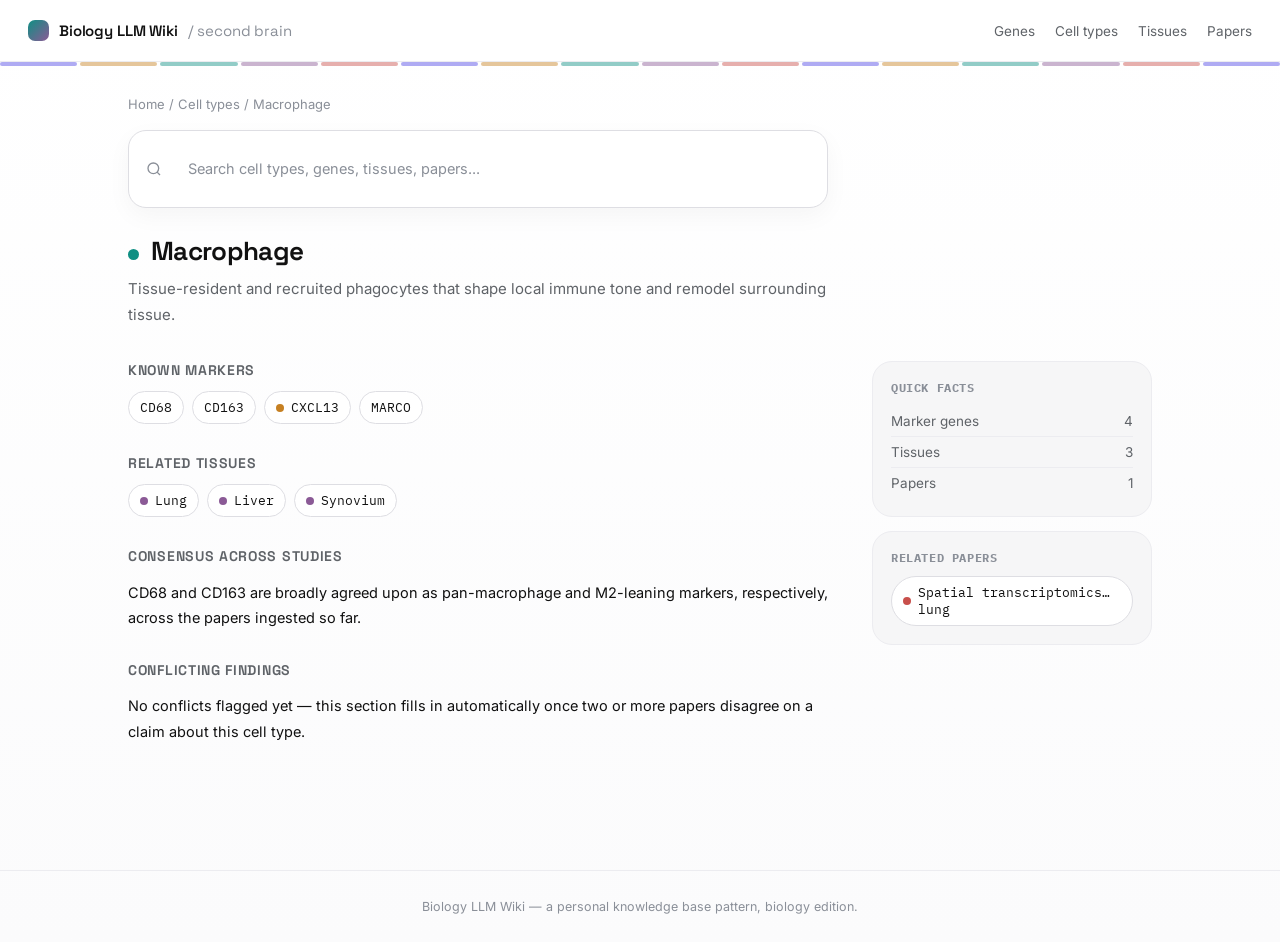
<file: pages/cell_types/macrophage.html>
<!doctype html>
<html lang="ko">
<head>
<meta charset="UTF-8" />
<meta name="viewport" content="width=device-width, initial-scale=1" />
<title>Macrophage · Biology LLM Wiki</title>
<link rel="stylesheet" href="../../assets/style.css" />
</head>
<body>

<header class="topbar">
  <div class="brand">
    <span class="mark"></span>
    <a href="../../index.html">Biology LLM Wiki</a> <span class="sub">/ second brain</span>
  </div>
  <nav class="top-links">
    <a href="../../index.html#genes">Genes</a>
    <a href="../../index.html#cells">Cell types</a>
    <a href="../../index.html#tissues">Tissues</a>
    <a href="../../index.html#papers">Papers</a>
  </nav>
</header>

<ul class="base-track">
  <span></span><span></span><span></span><span></span><span></span><span></span><span></span><span></span>
  <span></span><span></span><span></span><span></span><span></span><span></span><span></span><span></span>
</ul>

<main class="shell">
  <div class="crumb"><a href="../../index.html">Home</a> / <a href="../../index.html#cells">Cell types</a> / Macrophage</div>

  <div class="search-wrap" style="margin: 18px 0 8px;">
    <div class="search-box">
      <svg width="16" height="16" viewBox="0 0 24 24" fill="none" stroke="currentColor" stroke-width="2"><circle cx="11" cy="11" r="8"/><path d="m21 21-4.3-4.3"/></svg>
      <input id="search-input" type="text" placeholder="Search cell types, genes, tissues, papers..." autocomplete="off" />
    </div>
    <div id="search-results" class="search-results"></div>
  </div>

  <div class="detail-head">
    <span class="dot cell_type" style="width:11px;height:11px;"></span>
    <h1 style="font-family: var(--font-display); font-size: 26px;">Macrophage</h1>
  </div>
  <p class="detail-sub">Tissue-resident and recruited phagocytes that shape local immune tone and remodel surrounding tissue.</p>

  <div class="detail-grid">
    <div>
      <div class="block">
        <h2>Known markers</h2>
        <div class="chip-row">
          <span class="chip">CD68</span>
          <span class="chip">CD163</span>
          <a class="chip" href="../genes/cxcl13.html"><span class="dot gene"></span> CXCL13</a>
          <span class="chip">MARCO</span>
        </div>
      </div>

      <div class="block">
        <h2>Related tissues</h2>
        <div class="chip-row">
          <a class="chip" href="../tissues/lung.html"><span class="dot tissue"></span> Lung</a>
          <span class="chip"><span class="dot tissue"></span> Liver</span>
          <span class="chip"><span class="dot tissue"></span> Synovium</span>
        </div>
      </div>

      <div class="block">
        <h2>Consensus across studies</h2>
        <p>CD68 and CD163 are broadly agreed upon as pan-macrophage and M2-leaning markers, respectively, across the papers ingested so far.</p>
      </div>

      <div class="block">
        <h2>Conflicting findings</h2>
        <p>No conflicts flagged yet — this section fills in automatically once two or more papers disagree on a claim about this cell type.</p>
      </div>
    </div>

    <aside>
      <div class="side-box">
        <h3>Quick facts</h3>
        <div class="row"><span>Marker genes</span><span>4</span></div>
        <div class="row"><span>Tissues</span><span>3</span></div>
        <div class="row"><span>Papers</span><span>1</span></div>
      </div>
      <div class="side-box">
        <h3>Related papers</h3>
        <a class="chip" href="../papers/paper-001.html" style="display:flex;width:100%;">
          <span class="dot paper"></span> Spatial transcriptomics… lung
        </a>
      </div>
    </aside>
  </div>
</main>

<footer>Biology LLM Wiki — a personal knowledge base pattern, biology edition.</footer>

<script src="../../assets/data.js"></script>
<script src="../../assets/search.js"></script>
<script>
  window.initWikiSearch({ inputId: "search-input", resultsId: "search-results", basePath: "../../" });
</script>
</body>
</html>
</file>
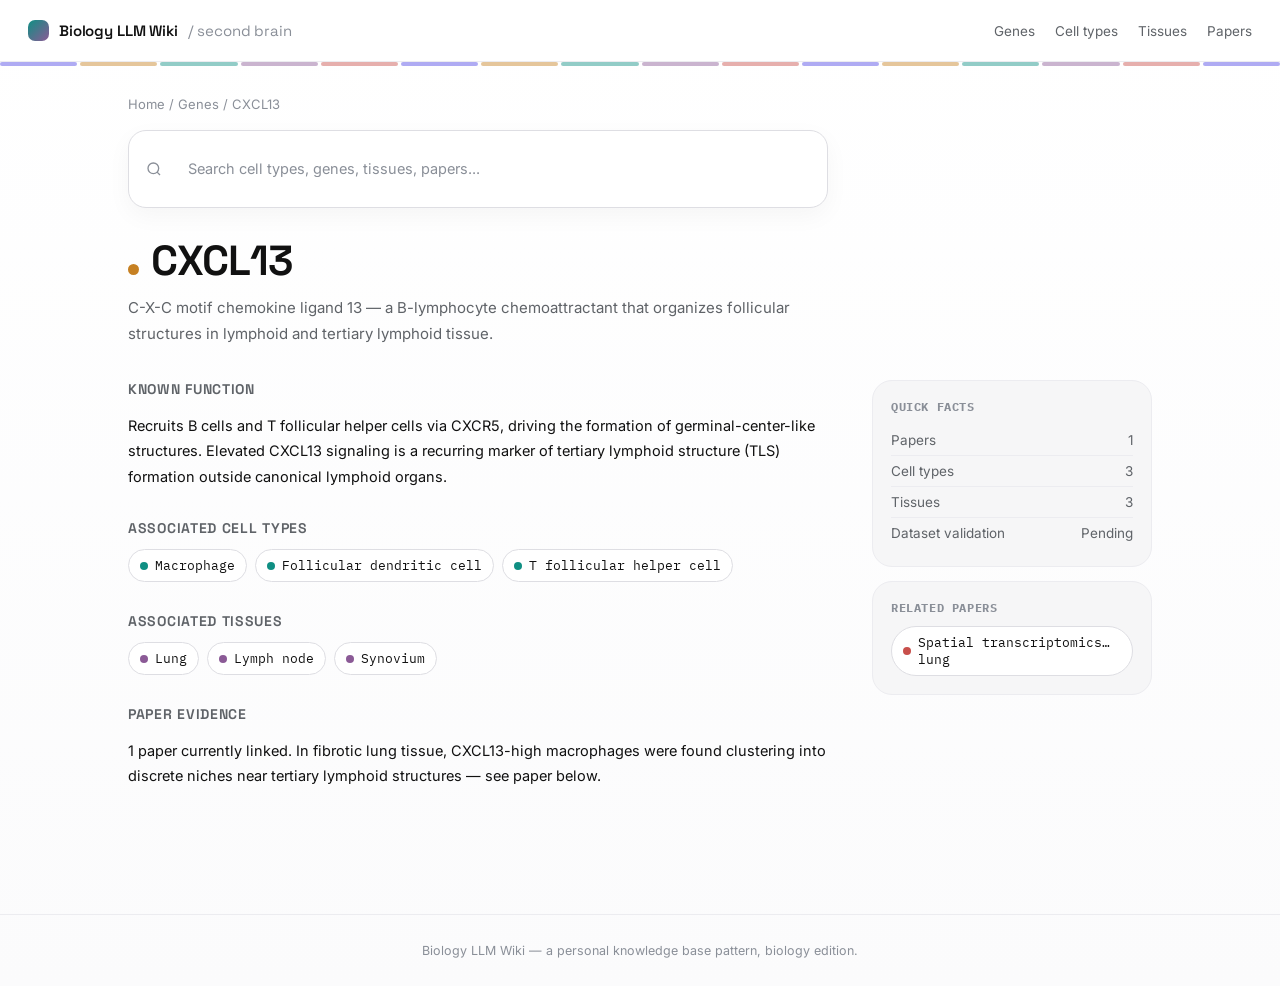
<file: pages/genes/cxcl13.html>
<!doctype html>
<html lang="ko">
<head>
<meta charset="UTF-8" />
<meta name="viewport" content="width=device-width, initial-scale=1" />
<title>CXCL13 · Biology LLM Wiki</title>
<link rel="stylesheet" href="../../assets/style.css" />
</head>
<body>

<header class="topbar">
  <div class="brand">
    <span class="mark"></span>
    <a href="../../index.html">Biology LLM Wiki</a> <span class="sub">/ second brain</span>
  </div>
  <nav class="top-links">
    <a href="../../index.html#genes">Genes</a>
    <a href="../../index.html#cells">Cell types</a>
    <a href="../../index.html#tissues">Tissues</a>
    <a href="../../index.html#papers">Papers</a>
  </nav>
</header>

<ul class="base-track">
  <span></span><span></span><span></span><span></span><span></span><span></span><span></span><span></span>
  <span></span><span></span><span></span><span></span><span></span><span></span><span></span><span></span>
</ul>

<main class="shell">
  <div class="crumb"><a href="../../index.html">Home</a> / <a href="../../index.html#genes">Genes</a> / CXCL13</div>

  <div class="search-wrap" style="margin: 18px 0 8px;">
    <div class="search-box">
      <svg width="16" height="16" viewBox="0 0 24 24" fill="none" stroke="currentColor" stroke-width="2"><circle cx="11" cy="11" r="8"/><path d="m21 21-4.3-4.3"/></svg>
      <input id="search-input" type="text" placeholder="Search cell types, genes, tissues, papers..." autocomplete="off" />
    </div>
    <div id="search-results" class="search-results"></div>
  </div>

  <div class="detail-head">
    <span class="dot gene" style="width:11px;height:11px;"></span>
    <h1>CXCL13</h1>
  </div>
  <p class="detail-sub">C-X-C motif chemokine ligand 13 — a B-lymphocyte chemoattractant that organizes follicular structures in lymphoid and tertiary lymphoid tissue.</p>

  <div class="detail-grid">
    <div>
      <div class="block">
        <h2>Known function</h2>
        <p>Recruits B cells and T follicular helper cells via CXCR5, driving the formation of germinal-center-like structures. Elevated CXCL13 signaling is a recurring marker of tertiary lymphoid structure (TLS) formation outside canonical lymphoid organs.</p>
      </div>

      <div class="block">
        <h2>Associated cell types</h2>
        <div class="chip-row">
          <a class="chip" href="../cell_types/macrophage.html"><span class="dot cell_type"></span> Macrophage</a>
          <span class="chip"><span class="dot cell_type"></span> Follicular dendritic cell</span>
          <span class="chip"><span class="dot cell_type"></span> T follicular helper cell</span>
        </div>
      </div>

      <div class="block">
        <h2>Associated tissues</h2>
        <div class="chip-row">
          <a class="chip" href="../tissues/lung.html"><span class="dot tissue"></span> Lung</a>
          <span class="chip"><span class="dot tissue"></span> Lymph node</span>
          <span class="chip"><span class="dot tissue"></span> Synovium</span>
        </div>
      </div>

      <div class="block">
        <h2>Paper evidence</h2>
        <p>1 paper currently linked. In fibrotic lung tissue, CXCL13-high macrophages were found clustering into discrete niches near tertiary lymphoid structures — see paper below.</p>
      </div>
    </div>

    <aside>
      <div class="side-box">
        <h3>Quick facts</h3>
        <div class="row"><span>Papers</span><span>1</span></div>
        <div class="row"><span>Cell types</span><span>3</span></div>
        <div class="row"><span>Tissues</span><span>3</span></div>
        <div class="row"><span>Dataset validation</span><span>Pending</span></div>
      </div>
      <div class="side-box">
        <h3>Related papers</h3>
        <a class="chip" href="../papers/paper-001.html" style="display:flex;width:100%;">
          <span class="dot paper"></span> Spatial transcriptomics… lung
        </a>
      </div>
    </aside>
  </div>
</main>

<footer>Biology LLM Wiki — a personal knowledge base pattern, biology edition.</footer>

<script src="../../assets/data.js"></script>
<script src="../../assets/search.js"></script>
<script>
  window.initWikiSearch({ inputId: "search-input", resultsId: "search-results", basePath: "../../" });
</script>
</body>
</html>
</file>
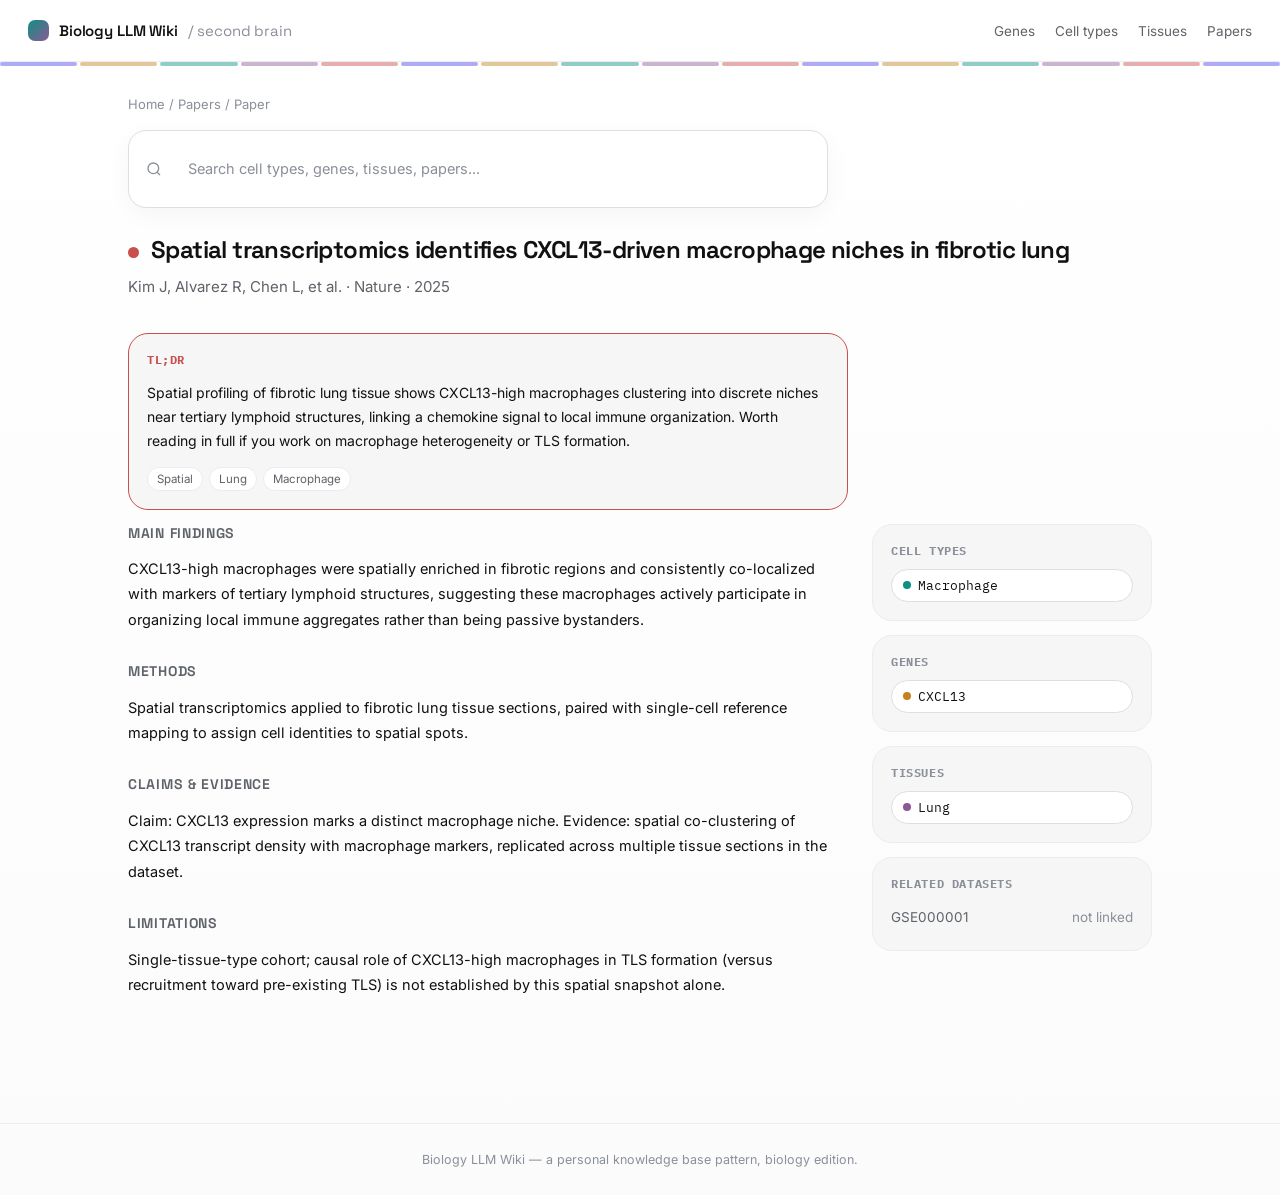
<file: pages/papers/paper-001.html>
<!doctype html>
<html lang="ko">
<head>
<meta charset="UTF-8" />
<meta name="viewport" content="width=device-width, initial-scale=1" />
<title>Spatial transcriptomics identifies CXCL13-driven macrophage niches · Biology LLM Wiki</title>
<link rel="stylesheet" href="../../assets/style.css" />
</head>
<body>

<header class="topbar">
  <div class="brand">
    <span class="mark"></span>
    <a href="../../index.html">Biology LLM Wiki</a> <span class="sub">/ second brain</span>
  </div>
  <nav class="top-links">
    <a href="../../index.html#genes">Genes</a>
    <a href="../../index.html#cells">Cell types</a>
    <a href="../../index.html#tissues">Tissues</a>
    <a href="../../index.html#papers">Papers</a>
  </nav>
</header>

<ul class="base-track">
  <span></span><span></span><span></span><span></span><span></span><span></span><span></span><span></span>
  <span></span><span></span><span></span><span></span><span></span><span></span><span></span><span></span>
</ul>

<main class="shell">
  <div class="crumb"><a href="../../index.html">Home</a> / <a href="../../index.html#papers">Papers</a> / Paper</div>

  <div class="search-wrap" style="margin: 18px 0 8px;">
    <div class="search-box">
      <svg width="16" height="16" viewBox="0 0 24 24" fill="none" stroke="currentColor" stroke-width="2"><circle cx="11" cy="11" r="8"/><path d="m21 21-4.3-4.3"/></svg>
      <input id="search-input" type="text" placeholder="Search cell types, genes, tissues, papers..." autocomplete="off" />
    </div>
    <div id="search-results" class="search-results"></div>
  </div>

  <div class="detail-head">
    <span class="dot paper" style="width:11px;height:11px;"></span>
    <h1 style="font-family: var(--font-display); font-size: 24px; line-height:1.3;">Spatial transcriptomics identifies CXCL13-driven macrophage niches in fibrotic lung</h1>
  </div>
  <p class="detail-sub">Kim J, Alvarez R, Chen L, et al. · Nature · 2025</p>

  <!-- TL;DR block — the "too many papers" fast-scan surface -->
  <div class="side-box" style="max-width: 720px; border-color: var(--accent-paper);">
    <h3 style="color: var(--accent-paper);">TL;DR</h3>
    <p style="font-size: 14px; line-height: 1.7; color: var(--text);">
      Spatial profiling of fibrotic lung tissue shows CXCL13-high macrophages clustering into discrete niches near tertiary lymphoid structures, linking a chemokine signal to local immune organization. Worth reading in full if you work on macrophage heterogeneity or TLS formation.
    </p>
    <div class="tag-row" style="margin-top: 12px;">
      <span class="tag">Spatial</span>
      <span class="tag">Lung</span>
      <span class="tag">Macrophage</span>
    </div>
  </div>

  <div class="detail-grid">
    <div>
      <div class="block">
        <h2>Main findings</h2>
        <p>CXCL13-high macrophages were spatially enriched in fibrotic regions and consistently co-localized with markers of tertiary lymphoid structures, suggesting these macrophages actively participate in organizing local immune aggregates rather than being passive bystanders.</p>
      </div>

      <div class="block">
        <h2>Methods</h2>
        <p>Spatial transcriptomics applied to fibrotic lung tissue sections, paired with single-cell reference mapping to assign cell identities to spatial spots.</p>
      </div>

      <div class="block">
        <h2>Claims &amp; evidence</h2>
        <p>Claim: CXCL13 expression marks a distinct macrophage niche. Evidence: spatial co-clustering of CXCL13 transcript density with macrophage markers, replicated across multiple tissue sections in the dataset.</p>
      </div>

      <div class="block">
        <h2>Limitations</h2>
        <p>Single-tissue-type cohort; causal role of CXCL13-high macrophages in TLS formation (versus recruitment toward pre-existing TLS) is not established by this spatial snapshot alone.</p>
      </div>
    </div>

    <aside>
      <div class="side-box">
        <h3>Cell types</h3>
        <a class="chip" href="../cell_types/macrophage.html" style="display:flex;width:100%;"><span class="dot cell_type"></span> Macrophage</a>
      </div>
      <div class="side-box">
        <h3>Genes</h3>
        <a class="chip" href="../genes/cxcl13.html" style="display:flex;width:100%;"><span class="dot gene"></span> CXCL13</a>
      </div>
      <div class="side-box">
        <h3>Tissues</h3>
        <a class="chip" href="../tissues/lung.html" style="display:flex;width:100%;"><span class="dot tissue"></span> Lung</a>
      </div>
      <div class="side-box">
        <h3>Related datasets</h3>
        <div class="row"><span>GSE000001</span><span style="color:var(--text-faint);">not linked</span></div>
      </div>
    </aside>
  </div>
</main>

<footer>Biology LLM Wiki — a personal knowledge base pattern, biology edition.</footer>

<script src="../../assets/data.js"></script>
<script src="../../assets/search.js"></script>
<script>
  window.initWikiSearch({ inputId: "search-input", resultsId: "search-results", basePath: "../../" });
</script>
</body>
</html>
</file>
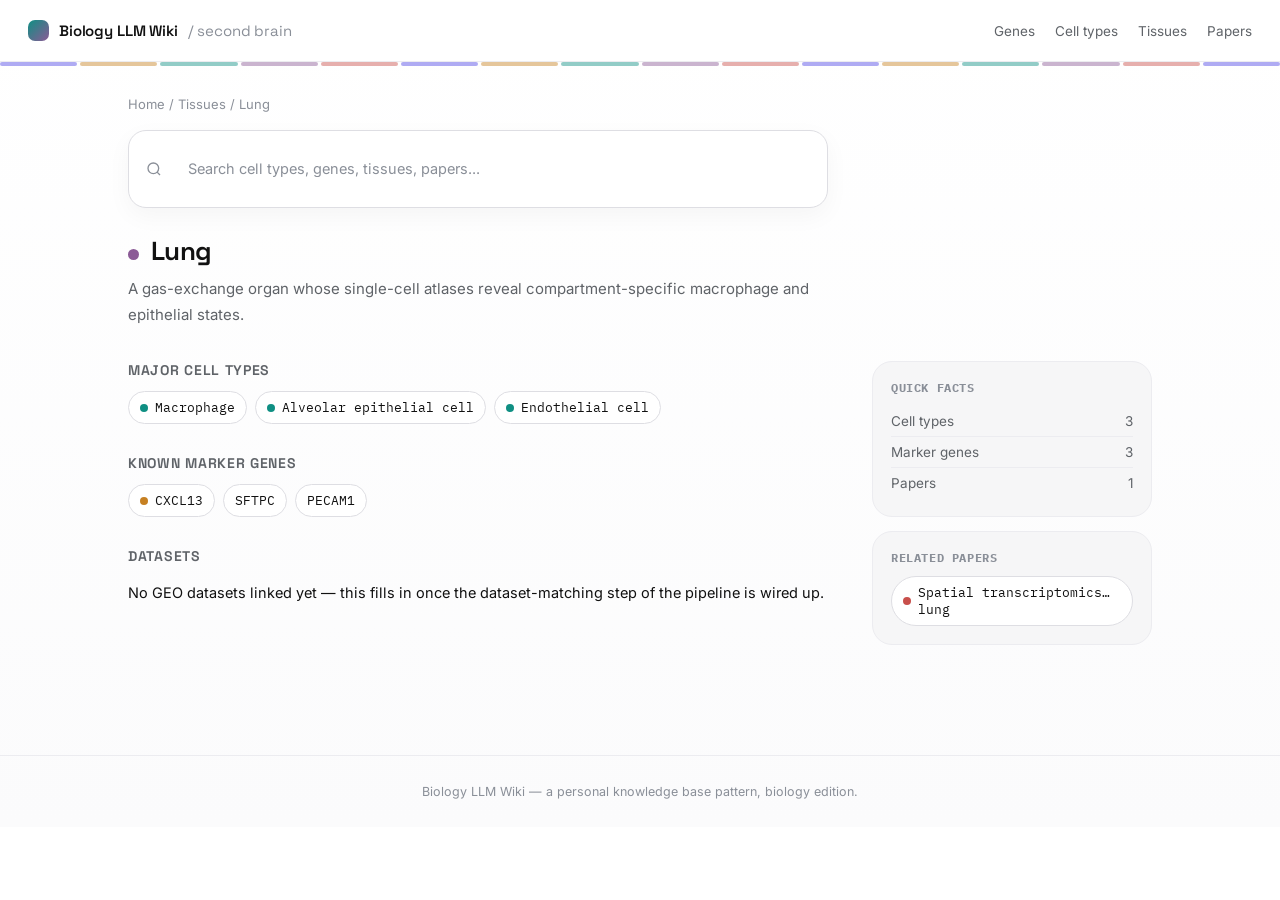
<file: pages/tissues/lung.html>
<!doctype html>
<html lang="ko">
<head>
<meta charset="UTF-8" />
<meta name="viewport" content="width=device-width, initial-scale=1" />
<title>Lung · Biology LLM Wiki</title>
<link rel="stylesheet" href="../../assets/style.css" />
</head>
<body>

<header class="topbar">
  <div class="brand">
    <span class="mark"></span>
    <a href="../../index.html">Biology LLM Wiki</a> <span class="sub">/ second brain</span>
  </div>
  <nav class="top-links">
    <a href="../../index.html#genes">Genes</a>
    <a href="../../index.html#cells">Cell types</a>
    <a href="../../index.html#tissues">Tissues</a>
    <a href="../../index.html#papers">Papers</a>
  </nav>
</header>

<ul class="base-track">
  <span></span><span></span><span></span><span></span><span></span><span></span><span></span><span></span>
  <span></span><span></span><span></span><span></span><span></span><span></span><span></span><span></span>
</ul>

<main class="shell">
  <div class="crumb"><a href="../../index.html">Home</a> / <a href="../../index.html#tissues">Tissues</a> / Lung</div>

  <div class="search-wrap" style="margin: 18px 0 8px;">
    <div class="search-box">
      <svg width="16" height="16" viewBox="0 0 24 24" fill="none" stroke="currentColor" stroke-width="2"><circle cx="11" cy="11" r="8"/><path d="m21 21-4.3-4.3"/></svg>
      <input id="search-input" type="text" placeholder="Search cell types, genes, tissues, papers..." autocomplete="off" />
    </div>
    <div id="search-results" class="search-results"></div>
  </div>

  <div class="detail-head">
    <span class="dot tissue" style="width:11px;height:11px;"></span>
    <h1 style="font-family: var(--font-display); font-size: 26px;">Lung</h1>
  </div>
  <p class="detail-sub">A gas-exchange organ whose single-cell atlases reveal compartment-specific macrophage and epithelial states.</p>

  <div class="detail-grid">
    <div>
      <div class="block">
        <h2>Major cell types</h2>
        <div class="chip-row">
          <a class="chip" href="../cell_types/macrophage.html"><span class="dot cell_type"></span> Macrophage</a>
          <span class="chip"><span class="dot cell_type"></span> Alveolar epithelial cell</span>
          <span class="chip"><span class="dot cell_type"></span> Endothelial cell</span>
        </div>
      </div>

      <div class="block">
        <h2>Known marker genes</h2>
        <div class="chip-row">
          <a class="chip" href="../genes/cxcl13.html"><span class="dot gene"></span> CXCL13</a>
          <span class="chip">SFTPC</span>
          <span class="chip">PECAM1</span>
        </div>
      </div>

      <div class="block">
        <h2>Datasets</h2>
        <p>No GEO datasets linked yet — this fills in once the dataset-matching step of the pipeline is wired up.</p>
      </div>
    </div>

    <aside>
      <div class="side-box">
        <h3>Quick facts</h3>
        <div class="row"><span>Cell types</span><span>3</span></div>
        <div class="row"><span>Marker genes</span><span>3</span></div>
        <div class="row"><span>Papers</span><span>1</span></div>
      </div>
      <div class="side-box">
        <h3>Related papers</h3>
        <a class="chip" href="../papers/paper-001.html" style="display:flex;width:100%;">
          <span class="dot paper"></span> Spatial transcriptomics… lung
        </a>
      </div>
    </aside>
  </div>
</main>

<footer>Biology LLM Wiki — a personal knowledge base pattern, biology edition.</footer>

<script src="../../assets/data.js"></script>
<script src="../../assets/search.js"></script>
<script>
  window.initWikiSearch({ inputId: "search-input", resultsId: "search-results", basePath: "../../" });
</script>
</body>
</html>
</file>
<file: assets/style.css>
@import url('https://fonts.googleapis.com/css2?family=Space+Grotesk:wght@500;600;700&family=Inter:wght@400;500;600&family=IBM+Plex+Mono:wght@400;500&display=swap');

:root {
  --bg: #ffffff;
  --surface: #f6f6f7;
  --surface-hover: #eeeeef;
  --border: #dedee3;
  --border-soft: #ececf0;
  --text: #111111;
  --text-muted: #5f6368;
  --text-faint: #8a8f98;
  --accent-disease: #4f46e5;
  --accent-gene: #c68022;
  --accent-cell: #0f8f83;
  --accent-tissue: #8b5a96;
  --accent-paper: #c84f4b;
  --accent-knowledge: #6b7280;
  --accent-custom-link: #e8590c;
  --radius: 14px;
  --font-display: 'Space Grotesk', sans-serif;
  --font-body: 'Inter', sans-serif;
  --font-mono: 'IBM Plex Mono', monospace;
}

* { box-sizing: border-box; }
html, body { margin: 0; padding: 0; background: var(--bg); color: var(--text); font-family: var(--font-body); -webkit-font-smoothing: antialiased; }
body { background-image: linear-gradient(180deg, #fff 0%, #fbfbfc 100%); }
a { color: inherit; text-decoration: none; }

.base-track { display: flex; gap: 3px; height: 4px; margin: 0; padding: 0; list-style: none; }
.base-track span { flex: 1; border-radius: 2px; opacity: .45; }
.base-track span:nth-child(5n+1) { background: var(--accent-disease); }
.base-track span:nth-child(5n+2) { background: var(--accent-gene); }
.base-track span:nth-child(5n+3) { background: var(--accent-cell); }
.base-track span:nth-child(5n+4) { background: var(--accent-tissue); }
.base-track span:nth-child(5n+5) { background: var(--accent-paper); }

.shell { max-width: 1080px; margin: 0 auto; padding: 0 28px 96px; }
.topbar { display: flex; align-items: center; justify-content: space-between; padding: 20px 28px; border-bottom: 1px solid var(--border-soft); position: sticky; top: 0; background: rgba(255,255,255,.88); backdrop-filter: blur(14px); z-index: 20; }
.brand { display: flex; align-items: center; gap: 10px; font-family: var(--font-display); font-weight: 600; font-size: 15px; letter-spacing: -.01em; }
.brand .mark { width: 21px; height: 21px; border-radius: 7px; background: linear-gradient(135deg, var(--accent-cell), var(--accent-tissue)); flex-shrink: 0; }
.brand .sub { color: var(--text-faint); font-weight: 400; }
.top-links { display: flex; gap: 20px; font-size: 13.5px; color: var(--text-muted); align-items: center; }
.top-links a:hover { color: var(--text); }

.hero { padding: 72px 0 38px; }
.hero-eyebrow { font-family: var(--font-mono); font-size: 12px; color: var(--accent-cell); letter-spacing: .06em; text-transform: uppercase; margin-bottom: 14px; }
.hero h1 { font-family: var(--font-display); font-size: clamp(34px, 5vw, 56px); font-weight: 650; line-height: 1.05; margin: 0 0 16px; letter-spacing: -.035em; }
.hero p { color: var(--text-muted); font-size: 16px; max-width: 650px; margin: 0 0 34px; line-height: 1.7; }

.search-wrap { position: relative; max-width: 700px; }
.search-box { display: flex; align-items: center; gap: 12px; background: var(--bg); border: 1px solid var(--border); border-radius: 18px; padding: 15px 17px; transition: border-color .15s ease, box-shadow .15s ease; box-shadow: 0 8px 24px rgba(0,0,0,.04); }
.search-box:focus-within { border-color: #b8bbc2; box-shadow: 0 10px 30px rgba(0,0,0,.07); }
.search-box svg { flex-shrink: 0; color: var(--text-faint); }
.search-box input { flex: 1; background: none; border: none; outline: none; color: var(--text); font-family: var(--font-body); font-size: 14.5px; }
.search-box input::placeholder { color: var(--text-faint); }
.search-kbd { font-family: var(--font-mono); font-size: 11px; color: var(--text-faint); border: 1px solid var(--border); border-radius: 7px; padding: 2px 7px; background: var(--surface); }
.search-results { position: absolute; top: calc(100% + 10px); left: 0; right: 0; background: #fff; border: 1px solid var(--border); border-radius: 18px; overflow: hidden; z-index: 30; display: none; box-shadow: 0 18px 44px rgba(0,0,0,.12); }
.search-results.open { display: block; }
.search-result { display: flex; align-items: center; gap: 10px; padding: 13px 16px; border-bottom: 1px solid var(--border-soft); font-size: 13.5px; }
.search-result:last-child { border-bottom: none; }
.search-result:hover { background: var(--surface); }
.search-result .label { font-family: var(--font-mono); font-size: 11px; color: var(--text-faint); min-width: 62px; }
.search-result .name { font-weight: 600; }
.search-result .desc { color: var(--text-faint); font-size: 12.5px; margin-left: auto; max-width: 42%; text-align: right; overflow: hidden; text-overflow: ellipsis; white-space: nowrap; }
.search-empty { padding: 16px; color: var(--text-faint); font-size: 13px; }

.dot { width: 8px; height: 8px; border-radius: 50%; flex-shrink: 0; }
.dot.disease { background: var(--accent-disease); }
.dot.gene { background: var(--accent-gene); }
.dot.cell_type { background: var(--accent-cell); }
.dot.tissue { background: var(--accent-tissue); }
.dot.paper { background: var(--accent-paper); }

.section-label { font-family: var(--font-mono); font-size: 12px; color: var(--text-faint); text-transform: uppercase; letter-spacing: .06em; margin: 52px 0 16px; }
.card-grid { display: grid; grid-template-columns: repeat(4, 1fr); gap: 14px; }
@media (max-width: 880px) { .card-grid { grid-template-columns: repeat(2, 1fr); } }
@media (max-width: 560px) { .card-grid { grid-template-columns: 1fr; } .topbar { align-items:flex-start; gap:16px; flex-direction:column; } .top-links { flex-wrap:wrap; } }
.cat-card { background: var(--surface); border: 1px solid var(--border-soft); border-radius: 20px; padding: 22px; display: flex; flex-direction: column; gap: 12px; transition: border-color .15s ease, transform .15s ease, background .15s ease; }
.cat-card:hover { border-color: var(--border); transform: translateY(-2px); background: #fff; }
.cat-card .icon { width: 36px; height: 36px; border-radius: 10px; display: flex; align-items: center; justify-content: center; font-family: var(--font-mono); font-size: 13px; font-weight: 600; }
.cat-card.disease .icon { background: rgba(79,70,229,.10); color: var(--accent-disease); }
.cat-card.gene .icon { background: rgba(198,128,34,.12); color: var(--accent-gene); }
.cat-card.cell .icon { background: rgba(15,143,131,.10); color: var(--accent-cell); }
.cat-card.tissue .icon { background: rgba(139,90,150,.11); color: var(--accent-tissue); }
.cat-card h3 { font-family: var(--font-display); font-size: 16px; font-weight: 650; margin: 0; }
.cat-card p { color: var(--text-muted); font-size: 13.5px; line-height: 1.6; margin: 0; flex: 1; }
.cat-card .go { font-size: 13px; font-weight: 600; color: var(--text); display: flex; align-items: center; gap: 4px; transition: gap .15s ease; }
.cat-card:hover .go { gap: 7px; }

.paper-list { display: flex; flex-direction: column; gap: 10px; }
.paper-card { background: var(--surface); border: 1px solid var(--border-soft); border-radius: 18px; padding: 18px 20px; display: flex; align-items: center; gap: 18px; }
.paper-card:hover { border-color: var(--border); background: #fff; }

.cycle-filter-row { display: flex; align-items: center; gap: 10px; margin: -6px 0 16px; }
.cycle-filter-row label { font-family: var(--font-mono); font-size: 12px; color: var(--text-faint); }
.cycle-filter-row select { font-family: var(--font-body); font-size: 13px; padding: 7px 10px; border-radius: 10px; border: 1px solid var(--border); background: #fff; color: var(--text); }

.cycle-group { border: 1px solid var(--border-soft); border-radius: 16px; margin-bottom: 12px; overflow: hidden; background: #fff; }
.cycle-group summary { list-style: none; cursor: pointer; padding: 14px 18px; display: flex; align-items: center; justify-content: space-between; font-family: var(--font-display); font-weight: 600; font-size: 14px; background: var(--surface); }
.cycle-group summary::-webkit-details-marker { display: none; }
.cycle-group summary .count { font-family: var(--font-mono); font-weight: 400; font-size: 12px; color: var(--text-faint); }
.cycle-group[open] summary { border-bottom: 1px solid var(--border-soft); }
.cycle-group .paper-list { padding: 12px; }
.paper-main { flex: 1; min-width: 0; }
.paper-title { font-weight: 600; font-size: 14.5px; margin: 0 0 6px; line-height: 1.45; }
.paper-meta { color: var(--text-faint); font-size: 12.5px; font-family: var(--font-mono); display: flex; gap: 10px; align-items: center; margin-bottom: 8px; flex-wrap: wrap; }
.tag-row { display: flex; gap: 6px; flex-wrap: wrap; }
.tag { font-size: 11.5px; padding: 4px 9px; border-radius: 999px; background: #fff; border: 1px solid var(--border-soft); color: var(--text-muted); }
.paper-open { font-size: 13px; color: var(--accent-paper); white-space: nowrap; flex-shrink: 0; font-weight: 600; }

.crumb { font-size: 13px; color: var(--text-faint); margin: 30px 0 6px; }
.crumb a:hover { color: var(--text-muted); }
.detail-head { display: flex; align-items: baseline; gap: 12px; margin: 26px 0 8px; }
.detail-head h1 { font-family: var(--font-display); font-size: clamp(28px, 4vw, 42px); font-weight: 650; margin: 0; letter-spacing: -.025em; }
.detail-sub { color: var(--text-muted); font-size: 15px; margin: 0 0 34px; max-width: 720px; line-height: 1.7; }
.detail-grid { display: grid; grid-template-columns: 1fr 280px; gap: 34px; margin-top: 12px; }
@media (max-width: 780px) { .detail-grid { grid-template-columns: 1fr; } }
.block { margin-bottom: 30px; }
.block h2 { font-family: var(--font-display); font-size: 14px; font-weight: 650; color: var(--text-muted); text-transform: uppercase; letter-spacing: .05em; margin: 0 0 12px; }
.block p, .block li { font-size: 14.5px; line-height: 1.75; color: var(--text); }
.chip-row { display: flex; flex-wrap: wrap; gap: 8px; }
.chip { display: inline-flex; align-items: center; gap: 7px; font-family: var(--font-mono); font-size: 13px; padding: 7px 11px; border-radius: 999px; background: #fff; border: 1px solid var(--border); }
.chip:hover { border-color: var(--text-faint); background: var(--surface); }

.cycle-badge { font-family: var(--font-mono); font-size: 11.5px; padding: 3px 9px; border-radius: 999px; background: #fff7e6; border: 1px solid #f0d9a6; color: #8a6414; font-weight: 500; }

.pathway-list { display: grid; gap: 10px; }
.pathway-item { display: flex; align-items: flex-start; gap: 12px; background: var(--surface); border: 1px solid var(--border-soft); border-radius: 14px; padding: 12px 14px; }
.pathway-index { flex: 0 0 auto; width: 22px; height: 22px; border-radius: 999px; background: var(--accent-gene, var(--accent-cell, #2563eb)); color: #fff; font-family: var(--font-mono); font-size: 12px; font-weight: 700; display: flex; align-items: center; justify-content: center; }
.pathway-item .pathway-chain { margin-bottom: 0; }
.pathway-chain { display: flex; flex-wrap: wrap; align-items: center; gap: 6px; margin-bottom: 12px; }
.pathway-step { font-family: var(--font-mono); font-size: 13px; padding: 7px 12px; border-radius: 10px; background: var(--surface); border: 1px solid var(--border); color: var(--text); }
.pathway-arrow { color: var(--text-faint); font-size: 14px; }
.side-box { background: var(--surface); border: 1px solid var(--border-soft); border-radius: 20px; padding: 18px; margin-bottom: 14px; }
.side-box h3 { font-size: 12px; text-transform: uppercase; letter-spacing: .05em; color: var(--text-faint); margin: 0 0 11px; font-family: var(--font-mono); }
.side-box .row { display: flex; justify-content: space-between; font-size: 13.5px; color: var(--text-muted); padding: 7px 0; border-bottom: 1px solid var(--border-soft); }
.side-box .row:last-child { border-bottom: none; }

.form-grid { display: grid; grid-template-columns: repeat(2, 1fr); gap: 16px; }
.form-field { display: flex; flex-direction: column; gap: 7px; }
.form-field.full { grid-column: 1 / -1; }
.form-field label { font-size: 13px; font-weight: 600; color: var(--text-muted); }
.form-field small { color: var(--text-faint); font-size: 12px; }
input, textarea { width: 100%; background: #fff; border: 1px solid var(--border); border-radius: 14px; color: var(--text); font-family: var(--font-body); font-size: 14px; line-height: 1.55; padding: 12px 14px; }
textarea { min-height: 96px; resize: vertical; }
input:focus, textarea:focus { outline: none; border-color: #b8bbc2; box-shadow: 0 0 0 4px rgba(0,0,0,.035); }
.btn { display: inline-flex; align-items: center; gap: 8px; background: #111; color: #fff; border: none; border-radius: 999px; padding: 11px 18px; font-family: var(--font-body); font-weight: 650; font-size: 13.5px; cursor: pointer; }
.btn.secondary { background: #fff; color: var(--text); border: 1px solid var(--border); }
.btn:hover { opacity: .9; }
.action-row { display: flex; gap: 10px; margin: 18px 0 26px; flex-wrap: wrap; align-items: center; }
.json-output { min-height: 280px; font-family: var(--font-mono); white-space: pre; }
.status { font-size: 13px; color: var(--text-muted); }
footer { border-top: 1px solid var(--border-soft); color: var(--text-faint); font-size: 12.5px; padding: 28px; text-align: center; }

/* ---------- Local input / app controls ---------- */
.app-banner {
  display: grid;
  grid-template-columns: 1.2fr .8fr;
  gap: 16px;
  align-items: stretch;
  margin: 26px 0 8px;
}
@media (max-width: 820px) { .app-banner { grid-template-columns: 1fr; } }
.mini-panel {
  background: #fff;
  border: 1px solid var(--border-soft);
  border-radius: 22px;
  padding: 20px;
  box-shadow: 0 10px 28px rgba(0,0,0,.04);
}
.mini-panel h3 { margin: 0 0 8px; font-family: var(--font-display); font-size: 17px; }
.mini-panel p { margin: 0; color: var(--text-muted); font-size: 13.5px; line-height: 1.65; }
.count-row { display: flex; gap: 10px; flex-wrap: wrap; margin-top: 12px; }
.count-pill { background: var(--surface); border: 1px solid var(--border-soft); border-radius: 999px; padding: 7px 11px; font-size: 12.5px; color: var(--text-muted); }
.count-pill b { color: var(--text); }

.add-shell { max-width: 1180px; margin: 0 auto; padding: 0 28px 96px; }
.add-layout { display: grid; grid-template-columns: minmax(0, 1fr) 360px; gap: 18px; align-items: start; }
@media (max-width: 980px) { .add-layout { grid-template-columns: 1fr; } }
.tabs { display: flex; gap: 8px; flex-wrap: wrap; margin: 0 0 16px; }
.tab-btn {
  border: 1px solid var(--border);
  background: #fff;
  border-radius: 999px;
  padding: 9px 13px;
  font-family: var(--font-body);
  color: var(--text-muted);
  cursor: pointer;
  font-size: 13.5px;
}
.tab-btn.active { background: #111; color: #fff; border-color: #111; }
.tab-panel { display: none; }
.tab-panel.active { display: block; }
.form-grid { display: grid; grid-template-columns: repeat(2, minmax(0, 1fr)); gap: 14px; }
@media (max-width: 640px) { .form-grid { grid-template-columns: 1fr; } }
.form-field { display: flex; flex-direction: column; gap: 7px; }
.form-field.full { grid-column: 1 / -1; }
.form-field label { font-size: 12.5px; color: var(--text-muted); font-weight: 600; }
.form-field label small { font-weight: 400; color: var(--text-faint); }
.form-field input,
.form-field select,
.form-field textarea,
.json-output,
.prompt-box,
.import-box {
  width: 100%;
  border: 1px solid var(--border);
  border-radius: 14px;
  background: #fff;
  color: var(--text);
  font-family: var(--font-body);
  font-size: 14px;
  padding: 12px 13px;
  outline: none;
}
.form-field textarea { min-height: 96px; resize: vertical; line-height: 1.55; }
.form-field input:focus,
.form-field select:focus,
.form-field textarea:focus,
.json-output:focus,
.prompt-box:focus,
.import-box:focus { border-color: #b8bbc2; box-shadow: 0 0 0 3px rgba(0,0,0,.035); }
.json-output,
.prompt-box,
.import-box { font-family: var(--font-mono); min-height: 220px; line-height: 1.55; resize: vertical; }
.prompt-box { min-height: 310px; font-size: 12.5px; background: #fbfbfc; }
.action-row { display: flex; align-items: center; gap: 10px; flex-wrap: wrap; margin: 16px 0; }
.btn {
  display: inline-flex;
  align-items: center;
  justify-content: center;
  gap: 8px;
  background: #111;
  color: #fff;
  border: 1px solid #111;
  border-radius: 12px;
  padding: 10px 15px;
  font-family: var(--font-body);
  font-weight: 650;
  font-size: 13.5px;
  cursor: pointer;
}
.btn.secondary { background: #fff; color: var(--text); border-color: var(--border); }
.btn.danger { background: #fff; color: #b42318; border-color: #f2b8b5; }
.btn:hover { transform: translateY(-1px); }
.status { color: var(--text-muted); font-size: 13px; }
.help-card { position: sticky; top: 88px; }
.help-card .section-label { margin-top: 0; }
.validation-list { margin: 10px 0 0; padding-left: 18px; color: var(--text-muted); font-size: 13px; line-height: 1.65; }
.validation-list .ok { color: #0f7a39; }
.validation-list .bad { color: #b42318; }
.local-list { display: flex; flex-direction: column; gap: 10px; margin-top: 12px; }
.local-item { background: #fff; border: 1px solid var(--border-soft); border-radius: 16px; padding: 14px; }
.local-item b { display:block; font-size: 13.5px; margin-bottom: 4px; }
.local-item span { color: var(--text-muted); font-size: 12.5px; }

/* ---------- Library / disease-specific notes ---------- */
.note-stack { display: flex; flex-direction: column; gap: 10px; }
.disease-note {
  background: #fff;
  border: 1px solid var(--border-soft);
  border-radius: 16px;
  padding: 13px;
}
.disease-note label {
  display: block;
  margin-bottom: 7px;
  font-family: var(--font-mono);
  font-size: 12px;
  color: var(--accent-disease);
}
.disease-note textarea { min-height: 74px; }
.empty-note,
.field-help {
  color: var(--text-faint);
  font-size: 12.5px;
  margin: 6px 0 0;
}
.disease-note-preview {
  background: #fff;
  border: 1px solid var(--border-soft);
  border-radius: 16px;
  padding: 13px 14px;
  margin: 8px 0 10px;
}
.disease-note-preview b {
  display: block;
  font-family: var(--font-mono);
  font-size: 12px;
  color: var(--accent-disease);
  margin-bottom: 6px;
}
.disease-note-preview p { margin: 0 0 6px; color: var(--text); }
.disease-note-preview p:last-child { margin-bottom: 0; }
.manage-card { align-items: flex-start; }
.manage-actions {
  display: flex;
  gap: 8px;
  flex-wrap: wrap;
  justify-content: flex-end;
  flex-shrink: 0;
}
.manage-actions .btn { padding: 8px 11px; border-radius: 10px; font-size: 12.5px; }
@media (max-width: 720px) {
  .manage-card { flex-direction: column; }
  .manage-actions { justify-content: flex-start; width: 100%; }
}

/* ---------- Supabase auth / role UI ---------- */
.auth-page {
  min-height: 100vh;
  display: grid;
  place-items: center;
  padding: 28px;
  background: linear-gradient(180deg, #fff 0%, #f6f6f7 100%);
}
.auth-card {
  width: min(560px, 100%);
  background: #fff;
  border: 1px solid var(--border-soft);
  border-radius: 28px;
  padding: 34px;
  box-shadow: 0 22px 70px rgba(0,0,0,.08);
}
.auth-card h1 { font-family: var(--font-display); margin: 10px 0 12px; font-size: 32px; letter-spacing: -.03em; }
.auth-brand { margin-bottom: 18px; }
.auth-form { display: flex; flex-direction: column; gap: 10px; }
.auth-form label { font-size: 12px; font-weight: 700; color: var(--text-muted); }
.auth-actions { margin-bottom: 8px; }
.auth-help { display: flex; gap: 8px; flex-wrap: wrap; margin-top: 18px; color: var(--text-faint); font-size: 12.5px; }
.auth-help a { color: var(--text-muted); text-decoration: underline; }
.auth-status-box { margin-top: 14px; }
.btn.wide { width: 100%; }
.userbar { display: inline-flex; align-items: center; gap: 8px; padding-left: 12px; border-left: 1px solid var(--border-soft); }
.user-email { max-width: 180px; overflow: hidden; text-overflow: ellipsis; white-space: nowrap; color: var(--text-faint); font-family: var(--font-mono); font-size: 11.5px; }
.link-button { border: none; background: transparent; color: var(--text-muted); cursor: pointer; font-family: var(--font-body); font-size: 12.5px; padding: 0; }
.link-button:hover { color: var(--text); text-decoration: underline; }
.role-badge,
.status-badge,
.visibility-badge {
  display: inline-flex;
  align-items: center;
  gap: 5px;
  padding: 4px 9px;
  border-radius: 999px;
  border: 1px solid var(--border-soft);
  background: #fff;
  font-family: var(--font-mono);
  font-size: 11px;
  font-weight: 600;
  color: var(--text-muted);
  white-space: nowrap;
}
.role-badge.owner { color: #7a3e00; border-color: #f0d9a6; background: #fff7e6; }
.role-badge.member { color: #0f6f62; border-color: #afe4da; background: #edfffb; }
.role-badge.viewer { color: #3447a5; border-color: #cbd3ff; background: #f2f4ff; }
.role-badge.pending { color: #725a00; border-color: #ebdf9a; background: #fffbea; }
.role-badge.blocked { color: #9b1c1c; border-color: #f2b8b5; background: #fff1f0; }
.status-badge.approved { color: #0f7a39; border-color: #b6e1c3; background: #f0fff4; }
.status-badge.pending_review { color: #8a6414; border-color: #f0d9a6; background: #fff7e6; }
.status-badge.rejected { color: #b42318; border-color: #f2b8b5; background: #fff1f0; }
.visibility-badge.public { color: #3447a5; border-color: #cbd3ff; background: #f2f4ff; }
.visibility-badge.members { color: #0f6f62; border-color: #afe4da; background: #edfffb; }
.visibility-badge.private { color: #5f6368; border-color: #dedee3; background: #f7f7f8; }
.inline-select { width: auto; min-width: 118px; padding: 7px 9px; border-radius: 10px; font-size: 12.5px; }
.admin-panel { border: 1px solid var(--border-soft); border-radius: 20px; padding: 18px; background: #fff; margin: 16px 0; }
.admin-panel h3 { margin: 0 0 12px; font-family: var(--font-display); }

.note-list { display: grid; gap: 10px; margin-bottom: 14px; }
.note-card { border: 1px solid var(--border-soft); border-radius: 14px; padding: 12px 14px; background: var(--surface); }
.note-content { margin: 0 0 8px; font-size: 14px; line-height: 1.6; white-space: pre-wrap; }
.note-meta { display: flex; align-items: center; gap: 10px; font-size: 12px; color: var(--text-faint); }
.note-form { border: 1px dashed var(--border-soft); border-radius: 14px; padding: 12px; }
.note-form textarea { width: 100%; resize: vertical; border: 1px solid var(--border-soft); border-radius: 10px; padding: 10px; font: inherit; box-sizing: border-box; }
.note-form-row { display: flex; align-items: center; justify-content: space-between; gap: 10px; margin-top: 10px; }
.admin-table { width: 100%; border-collapse: collapse; font-size: 13px; }
.admin-table th, .admin-table td { text-align: left; padding: 10px; border-bottom: 1px solid var(--border-soft); vertical-align: middle; }
.admin-table th { color: var(--text-faint); font-family: var(--font-mono); font-size: 11.5px; text-transform: uppercase; }
.admin-table tr:last-child td { border-bottom: none; }
.loading-card { background: var(--surface); border: 1px solid var(--border-soft); border-radius: 18px; padding: 18px 20px; color: var(--text-muted); }
.error-card { background: #fff1f0; border: 1px solid #f2b8b5; border-radius: 18px; padding: 18px 20px; color: #9b1c1c; }
.form-note { color: var(--text-faint); font-size: 12.5px; line-height: 1.6; margin-top: 6px; }
.role-lock { opacity: .62; pointer-events: none; }
@media (max-width: 760px) {
  .userbar { border-left: none; padding-left: 0; flex-wrap: wrap; }
  .admin-table { display: block; overflow-x: auto; }
}
</file>
